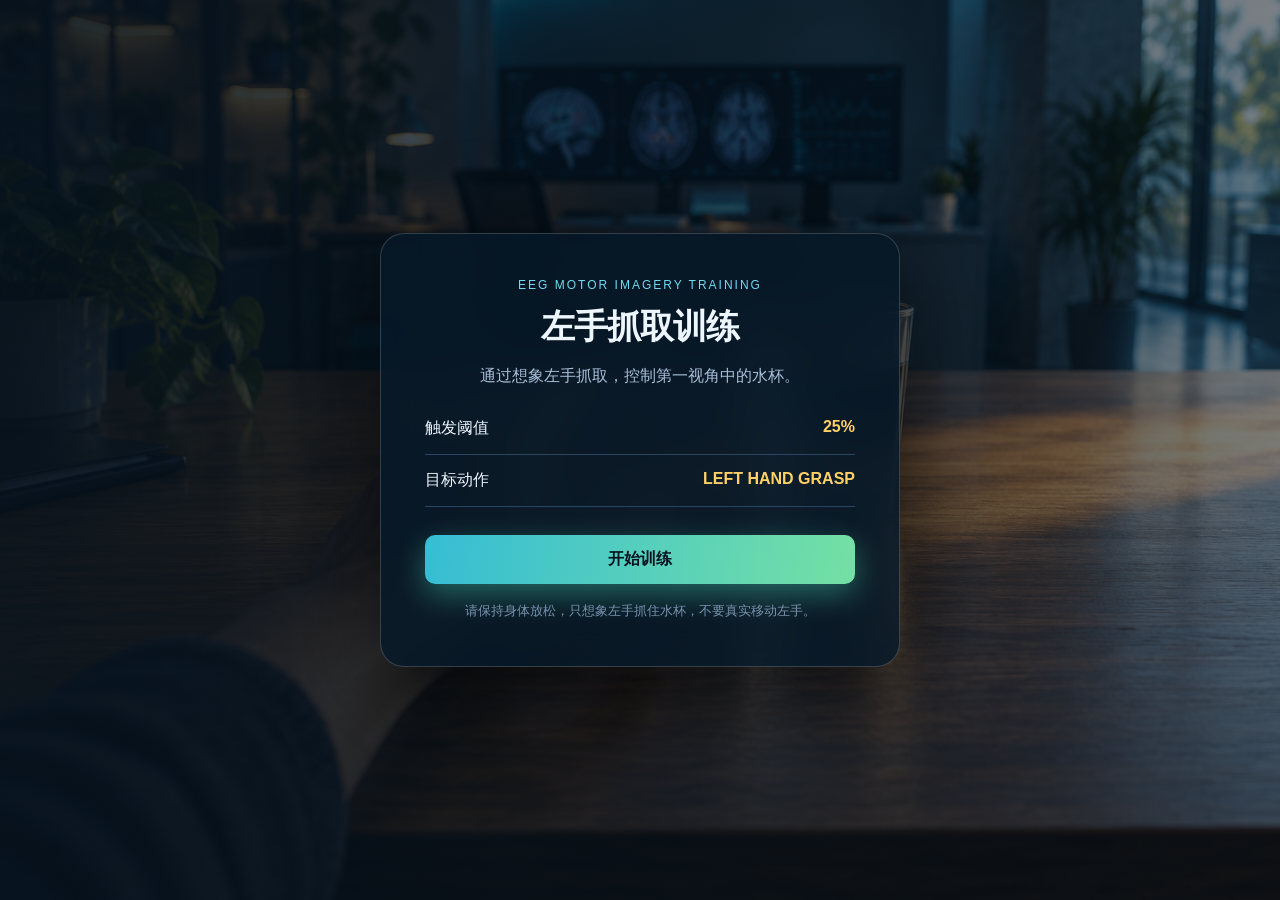
<file: frontend/index.html>
<!doctype html>
<html lang="zh-CN">
<head><meta charset="utf-8"><meta name="viewport" content="width=device-width,initial-scale=1"><title>Neuro Grip Lab</title><link rel="stylesheet" href="styles.css"><link rel="stylesheet" href="visual-overrides.css"><link rel="stylesheet" href="motion.css"></head>
<body>
<section id="welcome" class="welcome"><div class="welcome-card"><div class="eyebrow">EEG MOTOR IMAGERY TRAINING</div><h1>左手抓取训练</h1><p>通过想象左手抓取，控制第一视角中的水杯。</p><div class="rule"><span>触发阈值</span><strong>25%</strong></div><div class="rule"><span>目标动作</span><strong>LEFT HAND GRASP</strong></div><button id="startBtn" class="primary">开始训练</button><small>请保持身体放松，只想象左手抓住水杯，不要真实移动左手。</small></div></section>
<main id="app" class="app hidden"><header><div><div class="eyebrow">NEURO GRIP LAB · LEFT HAND</div><h1>左手抓取实验</h1></div><span id="mode" class="pill">CONNECTING</span></header>
<section class="layout"><aside class="panel left"><h3>系统状态</h3><div class="rows"><div>LSL <b id="lsl">未连接</b></div><div>模型 <b id="model">未加载</b></div><div>信号 <b id="quality">--</b></div><div>采样率 <b id="rate">--</b></div><div>当前状态 <b id="state">等待开始</b></div></div><div class="threshold-note">抓取判定阈值<br><strong>25%</strong></div></aside>
<section class="scene"><div class="scene-label">第一视角 · WATER CUP TASK</div><div class="table"></div><div class="cup" id="cup"><div class="cup-water"></div><div class="cup-body"></div><div class="cup-handle"></div></div><div class="hand" id="hand">✋</div><div class="scene-message" id="message">点击“开始训练”进入场景</div><div class="event-badge" id="eventBadge">等待后端确认抓取事件</div></section>
<aside class="panel right"><h3>鼠标控制</h3><p class="control-note">你也可以使用鼠标按钮直接控制场景。</p><button id="dropBtn" class="control">放下水杯</button><button id="endBtn" class="control danger">结束实验</button><div class="stats"><span>成功抓取次数</span><strong id="count">0</strong></div><h3>最近事件</h3><ol id="events"></ol></aside></section><footer>真实模式：OpenBCI GUI → LSL → Python；演示模式会标注 SIMULATED。</footer></main>
<section id="summary" class="welcome hidden"><div class="welcome-card"><div class="eyebrow">SESSION COMPLETE</div><h1>训练结束</h1><p>本次实验成功抓取水杯：</p><div class="final-count" id="finalCount">0</div><p>次</p><button id="againBtn" class="primary">再次训练</button></div></section>
<script src="app.js"></script></body></html>
</file>
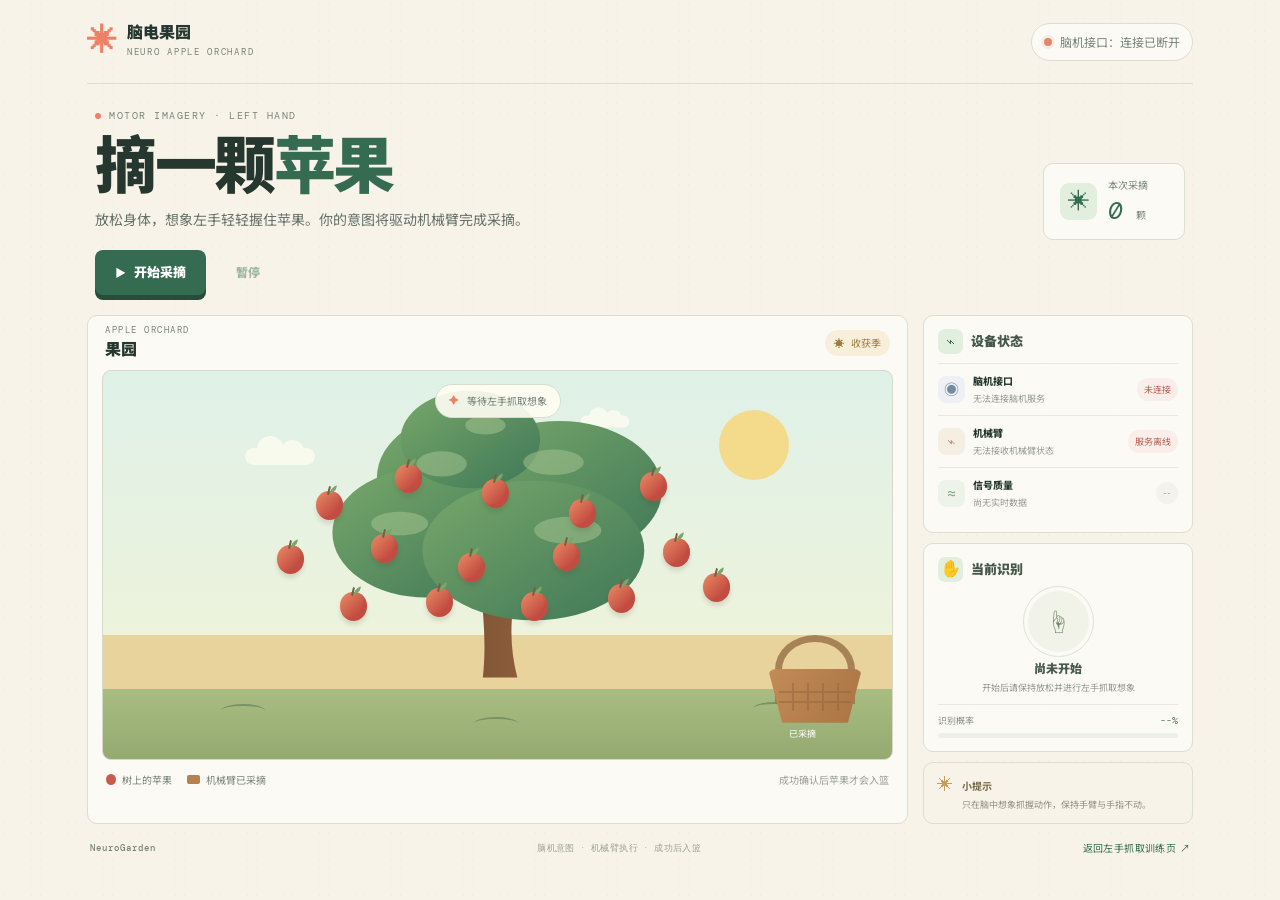
<file: frontend/grab-apple/index.html>
<!doctype html>
<html lang="zh-CN">
<head>
  <meta charset="utf-8">
  <meta name="viewport" content="width=device-width,initial-scale=1">
  <meta name="theme-color" content="#f5f3e8">
  <title>脑机接口 · 抓苹果</title>
  <link rel="preconnect" href="https://fonts.googleapis.com">
  <link rel="preconnect" href="https://fonts.gstatic.com" crossorigin>
  <link href="https://fonts.googleapis.com/css2?family=DM+Mono:wght@400;500&family=Nunito:wght@500;600;700;800;900&family=Noto+Sans+SC:wght@400;500;600;700;800&display=swap" rel="stylesheet">
  <link rel="stylesheet" href="style.css">
</head>
<body>
  <main class="page-shell">
    <header class="topbar">
      <a class="brand" href="/" aria-label="返回项目首页"><span class="brand-mark">✳</span><span>脑电果园<span class="brand-light">NEURO APPLE ORCHARD</span></span></a>
      <div class="top-status"><span class="live-dot" id="connectionDot"></span><span id="connectionText">正在连接脑机接口</span></div>
    </header>

    <section class="intro">
      <div class="intro-copy"><p class="eyebrow">MOTOR IMAGERY · LEFT HAND</p><h1>摘一颗<span>苹果</span></h1><p class="subtitle">放松身体，想象左手轻轻握住苹果。你的意图将驱动机械臂完成采摘。</p>
        <div class="actions"><button id="startBtn" class="start-button"><span class="button-icon">▶</span>开始采摘</button><button id="stopBtn" class="quiet-button" disabled>暂停</button></div>
      </div>
      <div class="session-chip"><span class="chip-leaf">✳</span><span><small>本次采摘</small><b><i id="pickedCount">0</i> <small>颗</small></b></span></div>
    </section>

    <section class="content-grid">
      <div class="orchard-card">
        <div class="orchard-heading"><div><p class="eyebrow">APPLE ORCHARD</p><h2>果园</h2></div><div class="season-label"><span>☀</span> 收获季</div></div>
        <div class="orchard" id="orchard" aria-label="苹果树，苹果会在机械臂成功采摘后移入果篮">
          <div class="sun"></div><div class="cloud cloud-one"></div><div class="cloud cloud-two"></div>
          <svg class="tree" viewBox="0 0 640 420" role="img" aria-label="一棵长满苹果的树">
            <defs><linearGradient id="trunk" x1="0" x2="1"><stop stop-color="#815536"/><stop offset="1" stop-color="#aa7245"/></linearGradient><linearGradient id="leaf" x1="0" y1="0" x2="1" y2="1"><stop stop-color="#79a86b"/><stop offset="1" stop-color="#3f7757"/></linearGradient></defs>
            <path d="M302 355c8-75-12-130-4-191 5-35 19-55 35-78 9-13 27-8 23 7-11 38-20 59-17 81 19-31 42-53 68-71 13-9 26 4 16 17-26 32-52 59-69 99 35-18 65-24 102-25 17 0 18 18 1 22-50 10-88 26-119 56-4 29-2 56 5 83z" fill="url(#trunk)"/>
            <g fill="url(#leaf)"><ellipse cx="292" cy="117" rx="116" ry="80"/><ellipse cx="393" cy="132" rx="122" ry="82"/><ellipse cx="235" cy="183" rx="112" ry="77"/><ellipse cx="362" cy="204" rx="132" ry="83"/><ellipse cx="287" cy="72" rx="83" ry="58"/></g>
            <g fill="#a9c792" opacity=".5"><ellipse cx="253" cy="101" rx="30" ry="15"/><ellipse cx="386" cy="99" rx="36" ry="15"/><ellipse cx="203" cy="172" rx="34" ry="14"/><ellipse cx="403" cy="180" rx="40" ry="16"/><ellipse cx="305" cy="55" rx="24" ry="11"/></g>
          </svg>
          <div id="appleLayer" class="apple-layer"></div>
          <div class="ground"><span></span><span></span><span></span></div>
          <div class="basket" id="basket"><div class="basket-handle"></div><div class="basket-body"></div><div class="basket-weave"></div><div class="basket-caption">已采摘</div><div id="basketApples" class="basket-apples"></div></div>
          <div id="feedback" class="feedback" aria-live="polite"><span class="feedback-icon">✦</span><span id="feedbackText">等待左手抓取想象</span></div>
        </div>
        <div class="orchard-legend"><span><i class="legend-apple"></i>树上的苹果</span><span><i class="legend-basket"></i>机械臂已采摘</span><span class="orchard-hint">成功确认后苹果才会入篮</span></div>
      </div>

      <aside class="side-column">
        <section class="panel status-panel"><div class="panel-title"><span class="panel-icon">⌁</span><h2>设备状态</h2></div>
          <div class="device-row"><span class="device-icon brain">◉</span><span class="device-label"><b>脑机接口</b><small id="bciDetail">等待服务连接</small></span><span id="bciState" class="state-pill waiting">连接中</span></div>
          <div class="device-row"><span class="device-icon arm">⌁</span><span class="device-label"><b>机械臂</b><small id="armDetail">等待动作反馈</small></span><span id="armState" class="state-pill waiting">待确认</span></div>
          <div class="device-row"><span class="device-icon signal">≈</span><span class="device-label"><b>信号质量</b><small id="signalDetail">尚无实时数据</small></span><span id="signalState" class="state-pill neutral">--</span></div>
        </section>
        <section class="panel intent-panel"><div class="panel-title"><span class="panel-icon intent-icon">✋</span><h2>当前识别</h2></div>
          <div id="intentDisplay" class="intent-display"><span class="intent-orbit"></span><span id="intentEmoji">☝</span></div><div id="intentState" class="intent-state">尚未开始</div><p id="intentHint" class="intent-hint">开始后请保持放松并进行左手抓取想象</p>
          <div class="probability"><div><span>识别概率</span><b id="probabilityText">--%</b></div><div class="probability-track"><span id="probabilityBar"></span></div></div>
        </section>
        <section class="panel tip-panel"><span class="tip-sparkle">✳</span><div><b>小提示</b><p>只在脑中想象抓握动作，保持手臂与手指不动。</p></div></section>
      </aside>
    </section>
    <footer><span>NeuroGarden</span><span>脑机意图 · 机械臂执行 · 成功后入篮</span><a href="/">返回左手抓取训练页 ↗</a></footer>
  </main>
  <script src="app.js"></script>
</body>
</html>
</file>
<file: frontend/styles.css>
:root{font-family:Segoe UI,Microsoft YaHei,sans-serif;color:#edf5ff;background:#07111f}*{box-sizing:border-box}body{margin:0;background:radial-gradient(circle at 50% 0,#18395d,#07111f 60%)}.hidden{display:none!important}.welcome{min-height:100vh;display:grid;place-items:center;padding:25px}.welcome-card{width:min(520px,100%);padding:44px;border:1px solid #2a5276;border-radius:24px;background:#10243bdd;box-shadow:0 20px 80px #0008;text-align:center}.eyebrow{color:#71d9f0;font-size:12px;letter-spacing:2px}h1{font-size:34px;margin:12px 0 16px}p{color:#a9bfd8}.rule{display:flex;justify-content:space-between;padding:15px 0;border-bottom:1px solid #2a4662}.rule strong{color:#ffd166}.primary,.control{width:100%;padding:14px;border:0;border-radius:10px;font-size:16px;cursor:pointer}.primary{margin:28px 0 16px;background:linear-gradient(100deg,#36bdd5,#75e0a4);color:#06131f;font-weight:700}.welcome small{display:block;color:#7892ae;line-height:1.6}.app{max-width:1500px;margin:auto;padding:25px 24px}header{display:flex;justify-content:space-between;align-items:center;margin-bottom:20px}header h1{margin:6px 0;font-size:30px}.pill{padding:8px 14px;border:1px solid #3c6a8b;border-radius:20px;color:#8be9fd}.layout{display:grid;grid-template-columns:250px minmax(420px,1fr) 250px;gap:18px;min-height:660px}.panel{background:#10243bdd;border:1px solid #274765;border-radius:18px;padding:20px}.panel h3{color:#8faac6;font-weight:500;margin:4px 0 18px}.big-prob{font-size:52px;font-weight:700;color:#ffd166;margin:5px 0 18px}.bar{height:14px;background:#07101a;border-radius:20px;overflow:hidden}.bar i{display:block;height:100%;width:0;background:linear-gradient(90deg,#43c8e6,#ffd166);transition:width .2s}.hint{font-size:12px;color:#7892ae;margin:10px 0 30px}.rows div{display:flex;justify-content:space-between;padding:12px 0;border-bottom:1px solid #25435d;font-size:13px}.rows b{color:#88e6f4}.control{margin-bottom:13px;background:#234463;color:#e9f5ff;border:1px solid #3a6381}.control:hover{background:#2d5a7e}.danger{background:#653b4c}.control-note{font-size:13px;line-height:1.5;margin-bottom:22px}.stats{margin:28px 0;padding:18px 0;border-top:1px solid #2b4a64;border-bottom:1px solid #2b4a64;display:flex;justify-content:space-between;align-items:center}.stats strong{font-size:34px;color:#ffd166}.right ol{padding-left:20px;font-size:12px;color:#b6cae0}.scene{position:relative;overflow:hidden;border:1px solid #315979;border-radius:18px;min-height:660px;background:linear-gradient(180deg,#78a5c1 0%,#c5d7d8 58%,#8e5b3d 59%,#51301f 100%);box-shadow:inset 0 0 100px #183c4c88}.scene:before{content:'';position:absolute;inset:0;background:linear-gradient(110deg,#fff3,#0000 30%,#0003);pointer-events:none}.scene-label{position:absolute;top:18px;left:20px;color:#153247;font-size:12px;letter-spacing:1px;font-weight:700}.table{position:absolute;left:-10%;right:-10%;bottom:16%;height:32%;background:linear-gradient(180deg,#b87b50,#623a27);transform:perspective(350px) rotateX(38deg);box-shadow:0 -10px 30px #38201588}.cup{position:absolute;left:50%;top:46%;width:125px;height:180px;transform:translate(-50%,-50%);transition:top .55s,transform .55s;filter:drop-shadow(10px 15px 7px #321c1488)}.cup.up{top:35%;transform:translate(-50%,-50%) rotate(-5deg)}.cup-body{position:absolute;left:16px;top:35px;width:92px;height:130px;border-radius:8px 8px 32px 32px;background:linear-gradient(90deg,#d9eaf0,#fff9,#9fc0ce);border:3px solid #7697a5}.cup-water{position:absolute;z-index:2;left:20px;top:28px;width:84px;height:17px;border-radius:50%;background:#5ca5c5;border:3px solid #7697a5}.cup-handle{position:absolute;right:0;top:65px;width:43px;height:62px;border:12px solid #abcbd5;border-left:0;border-radius:0 35px 35px 0}.hand{position:absolute;left:38%;bottom:11%;font-size:105px;transform:rotate(-20deg);transition:all .55s;filter:drop-shadow(5px 8px 5px #2b171088)}.hand.up{left:48%;bottom:26%;transform:rotate(-8deg) scale(.9)}.scene-message{position:absolute;bottom:5%;width:100%;text-align:center;color:#fff;font-size:18px;text-shadow:0 2px 5px #0008}.event-badge{position:absolute;top:54px;right:20px;padding:9px 12px;border-radius:16px;background:#122b3dcc;color:#b9d1e8;font-size:12px}.event-badge.active{background:#84581cdd;color:#fff2b0}.final-count{font-size:82px;color:#ffd166;font-weight:700;margin-top:20px}footer{color:#7892ae;margin-top:15px;font-size:12px}@media(max-width:950px){.layout{grid-template-columns:210px 1fr 210px}}@media(max-width:720px){.layout{grid-template-columns:1fr}.scene{min-height:560px}.panel{min-height:auto}}.threshold-note{margin-top:35px;padding:16px 0;border-top:1px solid #2b4a64;color:#7892ae;font-size:13px;line-height:1.8}.threshold-note strong{font-size:30px;color:#ffd166}
</file>
<file: frontend/visual-overrides.css>
:root{--cyan:#62e9ff;--mint:#83f0c1;--ink:#071421;--line:#ffffff26}.app{max-width:1580px;padding:30px 34px}.app header{padding:0 4px}.app header h1{font-size:34px;letter-spacing:-.5px}.layout{grid-template-columns:270px minmax(560px,1fr) 270px;gap:20px;min-height:700px}.panel{background:linear-gradient(145deg,#102d42e8,#0c1b2be8);backdrop-filter:blur(20px);border:1px solid var(--line);box-shadow:0 18px 60px #0005, inset 0 1px #ffffff12}.panel:before{content:'';display:block;width:34px;height:3px;background:var(--cyan);border-radius:5px;margin-bottom:25px;box-shadow:0 0 15px #62e9ff}.panel h3{font-size:12px;letter-spacing:2px;text-transform:uppercase}.rows div{border-bottom:1px solid #ffffff12}.rows b{color:var(--mint)}.threshold-note{border-color:#ffffff18}.scene{background-image:url('first-person-water-cup.png');background-size:cover;background-position:center;border:1px solid #ffffff35;box-shadow:0 22px 70px #0008,inset 0 0 120px #07142199;transition:background-size .8s ease,background-position .8s ease,box-shadow .5s}.scene:after{content:'';position:absolute;inset:0;background:radial-gradient(ellipse at center,transparent 38%,#0613218c 100%);pointer-events:none}.scene.grabbed{background-size:112%;background-position:53% 47%;box-shadow:0 22px 80px #0009,0 0 35px #ffd16644,inset 0 0 120px #07142166}.scene-label,.event-badge,.scene-message{z-index:3}.scene-label{padding:9px 13px;border:1px solid #ffffff40;border-radius:20px;background:#07142199;color:#d9f5ff;backdrop-filter:blur(8px)}.event-badge{background:#071421bb;border:1px solid #ffffff2e;box-shadow:0 8px 25px #0004}.event-badge.active{background:#8b611ddd;border-color:#ffd16699;box-shadow:0 0 22px #ffd16666}.scene-message{font-weight:600;letter-spacing:.3px}.table,.cup,.hand{display:none}.control{background:#173b57;border-color:#ffffff1f;box-shadow:0 8px 20px #0003}.control:hover{transform:translateY(-1px);box-shadow:0 10px 25px #0005}.danger{background:#713d54}.stats{border-color:#ffffff1d}.stats strong{color:#ffd166;text-shadow:0 0 18px #ffd16666}.welcome{background:linear-gradient(90deg,#06121de8,#06121d88),url('first-person-water-cup.png') center/cover}.welcome-card{background:#071827d9;border-color:#ffffff2c;backdrop-filter:blur(18px);box-shadow:0 25px 100px #000a}.welcome-card h1{letter-spacing:-1px}.primary{box-shadow:0 10px 30px #45dcb866}.final-count{text-shadow:0 0 30px #ffd16655}@media(max-width:1050px){.layout{grid-template-columns:230px minmax(400px,1fr) 230px}.app{padding:24px 18px}}@media(max-width:760px){.layout{grid-template-columns:1fr}.scene{min-height:560px}}
</file>
<file: frontend/motion.css>
.scene{background-image:linear-gradient(180deg,#07142135,#07142155),url('first-person-water-cup.png')}.scene>.cup,.scene>.hand{display:block;z-index:4}.scene>.cup{left:auto;right:19%;top:52%;transform:translate(0,-50%) scale(.82);transform-origin:center bottom}.scene>.cup.up{top:37%;transform:translate(0,-50%) scale(.82) rotate(-7deg)}.scene>.hand{left:12%;bottom:7%;font-size:118px;transform:rotate(-19deg) scale(.88);z-index:5}.scene>.hand.up{left:32%;bottom:23%;transform:rotate(-7deg) scale(.78)}.scene:not(.grabbed)>.cup{filter:drop-shadow(10px 15px 7px #321c1488)}.scene.grabbed>.cup{filter:drop-shadow(0 0 18px #ffd166aa) drop-shadow(10px 18px 8px #321c1488)}.scene.grabbed>.hand{filter:drop-shadow(0 0 18px #ffd16666) drop-shadow(5px 8px 5px #2b171088)}.scene>.cup,.scene>.hand{transition:top .65s cubic-bezier(.2,.8,.2,1),left .65s cubic-bezier(.2,.8,.2,1),bottom .65s cubic-bezier(.2,.8,.2,1),transform .65s cubic-bezier(.2,.8,.2,1),filter .4s}.scene.grabbed:after{background:radial-gradient(ellipse at 65% 40%,transparent 12%,#06132142 62%,#061321aa 100%)}@media(max-width:720px){.scene>.cup{right:12%}.scene>.hand{left:6%}}
</file>
<file: frontend/grab-apple/style.css>
:root {
  --paper: #f7f3e8;
  --ink: #25372f;
  --muted: #78847a;
  --green: #356b50;
  --green-light: #cfe6cb;
  --coral: #ee8065;
  --yellow: #f1c95f;
  --line: #dcded0;
  --white: #fffdf7;
  --mono: 'DM Mono', monospace;
  --sans: 'Nunito', 'Noto Sans SC', sans-serif;
}

* { box-sizing: border-box; }
body {
  min-height: 100vh;
  margin: 0;
  color: var(--ink);
  background: var(--paper);
  background-image: radial-gradient(#a9bba322 .7px, transparent .7px);
  background-size: 9px 9px;
  font-family: var(--sans);
}
button { font: inherit; color: inherit; cursor: pointer; }
.page-shell { max-width: 1190px; margin: auto; padding: 0 42px; }
.topbar { height: 84px; border-bottom: 1px solid var(--line); display: flex; align-items: center; justify-content: space-between; }
.brand { display: flex; align-items: center; gap: 10px; color: inherit; text-decoration: none; font-size: 16px; font-weight: 900; line-height: 1; }
.brand-mark { color: var(--coral); font-size: 30px; }
.brand-light { display: block; margin-top: 5px; color: var(--muted); font: 9px var(--mono); letter-spacing: 1.7px; }
.top-status { display: flex; align-items: center; gap: 8px; padding: 9px 12px; border: 1px solid var(--line); border-radius: 20px; background: #fff9; color: var(--muted); font-size: 12px; }
.live-dot { width: 8px; height: 8px; border-radius: 50%; display: inline-block; background: #d4a847; box-shadow: 0 0 0 3px #d4a84722; }
.live-dot.connected { background: #54a775; box-shadow: 0 0 0 3px #54a77522; }
.live-dot.error { background: #df866c; box-shadow: 0 0 0 3px #df866c22; }
.intro { min-height: 195px; display: flex; align-items: center; justify-content: space-between; padding: 25px 8px 20px; }
.eyebrow { margin: 0; display: flex; align-items: center; gap: 8px; color: var(--muted); font: 10px var(--mono); letter-spacing: 1.5px; }
.intro .eyebrow::before { width: 6px; height: 6px; border-radius: 50%; background: var(--coral); content: ''; }
.intro h1 { margin: 15px 0 10px; font-size: clamp(42px, 5.2vw, 62px); font-weight: 900; letter-spacing: -2.5px; line-height: 1; }
.intro h1 span { color: var(--green); }
.subtitle { max-width: 620px; margin: 0; color: #647169; font-size: 14px; line-height: 1.7; }
.actions { display: flex; align-items: center; gap: 22px; margin-top: 17px; }
.start-button { min-height: 45px; padding: 0 20px; border: 0; border-radius: 8px; background: var(--green); color: #fff; box-shadow: 0 5px 0 #254d39; font-size: 13px; font-weight: 900; transition: transform .16s, box-shadow .16s; }
.start-button:hover { transform: translateY(2px); box-shadow: 0 3px 0 #254d39; }
.start-button:disabled { cursor: default; opacity: .8; transform: none; }
.button-icon { margin-right: 8px; font-size: 11px; }
.quiet-button { padding: 8px; border: 0; background: none; color: var(--green); font-size: 12px; font-weight: 800; }
.quiet-button:disabled { cursor: default; opacity: .45; }
.session-chip { min-width: 142px; padding: 13px 16px; display: flex; align-items: center; gap: 11px; border: 1px solid var(--line); border-radius: 10px; background: #fff9; }
.chip-leaf { width: 37px; height: 37px; display: grid; place-items: center; border-radius: 9px; background: #e2efdf; color: var(--green); font-size: 22px; }
.session-chip span:last-child { display: flex; flex-direction: column; gap: 2px; }
.session-chip small { color: var(--muted); font-size: 10px; }
.session-chip b { color: var(--green); font: 24px var(--mono); }
.session-chip b small { font: 10px var(--sans); }
.content-grid { display: grid; grid-template-columns: minmax(0, 1fr) 270px; gap: 15px; align-items: stretch; }
.orchard-card, .panel { border: 1px solid var(--line); border-radius: 10px; background: #fff9; }
.orchard-card { padding: 14px; }
.orchard-heading { height: 33px; display: flex; align-items: center; justify-content: space-between; padding: 0 3px 7px; }
.orchard-heading .eyebrow { font-size: 9px; }
.orchard-heading h2 { margin: 0; font-size: 16px; font-weight: 900; }
.season-label { padding: 5px 9px; border-radius: 14px; background: #f7efd9; color: #9b7d42; font-size: 10px; }
.season-label span { margin-right: 4px; }
.orchard { height: min(49vh, 390px); min-height: 300px; position: relative; overflow: hidden; margin-top: 7px; border: 1px solid #d4d9c9; border-radius: 9px; background: linear-gradient(#dff1e8 0%, #edf3dc 68%, #e8d39c 68%, #e8d39c 100%); }
.sun { position: absolute; top: 10%; right: 13%; width: 70px; height: 70px; border-radius: 50%; background: #f7d982; opacity: .9; }
.cloud { position: absolute; top: 20%; width: 70px; height: 17px; border-radius: 20px; background: #fffdf2; opacity: .75; }
.cloud::before, .cloud::after { position: absolute; border-radius: 50%; background: inherit; content: ''; }
.cloud::before { top: -12px; left: 12px; width: 27px; height: 27px; }
.cloud::after { top: -8px; left: 36px; width: 23px; height: 23px; }
.cloud-one { left: 18%; }
.cloud-two { top: 11%; right: 32%; transform: scale(.7); }
.tree { position: absolute; z-index: 1; bottom: 7%; left: 50%; width: min(82%, 590px); height: 91%; transform: translateX(-50%); }
.apple-layer { position: absolute; z-index: 3; inset: 0; }
.apple { position: absolute; width: 27px; height: 29px; border-radius: 48% 48% 51% 51%; background: linear-gradient(135deg, #e88c65, #c54f43 68%); box-shadow: inset -4px -4px 0 #a63f3b23, 0 4px 4px #593a2d25; transition: transform .65s cubic-bezier(.2,.8,.2,1), opacity .45s; }
.apple::before { position: absolute; top: -5px; left: 12px; width: 2px; height: 9px; border-radius: 2px; background: #756044; transform: rotate(14deg); content: ''; }
.apple::after { position: absolute; top: -4px; left: 13px; width: 9px; height: 5px; border-radius: 100% 0 100% 0; background: #7da46a; transform: rotate(-25deg); content: ''; }
.apple.picked { opacity: 0; transform: translate(var(--dx), var(--dy)) scale(.42) rotate(100deg); }
.ground { position: absolute; z-index: 2; right: 0; bottom: 0; left: 0; height: 18%; background: linear-gradient(#a9bd83, #95aa70); }
.ground span { position: absolute; top: 15px; width: 44px; height: 13px; border: 2px solid #789266; border-width: 2px 0 0; border-radius: 50%; }
.ground span:nth-child(1) { left: 15%; }.ground span:nth-child(2) { top: 28px; left: 47%; }.ground span:nth-child(3) { top: 13px; right: 12%; }
.basket { position: absolute; z-index: 5; right: 23px; bottom: 24px; width: 108px; height: 104px; }
.basket-handle { position: absolute; top: 4px; left: 14px; width: 80px; height: 69px; border: 7px solid #9c754c; border-bottom: 0; border-radius: 50% 50% 0 0; opacity: .85; }
.basket-body { position: absolute; top: 38px; left: 7px; width: 94px; height: 54px; border-radius: 8px 8px 18px 18px; background: linear-gradient(120deg, #c28b57, #a97343); clip-path: polygon(0 0, 100% 0, 85% 100%, 15% 100%); }
.basket-weave { position: absolute; top: 52px; left: 18px; width: 72px; height: 28px; background: repeating-linear-gradient(0deg, transparent 0 8px, #8d633d 8px 10px), repeating-linear-gradient(90deg, transparent 0 13px, #8d633d 13px 15px); opacity: .45; }
.basket-caption { position: absolute; bottom: -5px; left: 28px; color: #fff; font-size: 9px; }
.basket-apples { position: absolute; top: 28px; left: 14px; width: 80px; height: 28px; display: flex; align-items: end; justify-content: center; }
.basket-apples .mini-apple { position: relative; width: 19px; height: 19px; margin-left: -5px; border: 1px solid #b64639; border-radius: 50%; background: #cd5b4a; box-shadow: inset -2px -2px #98392d33; animation: pop .25s ease-out; }
.basket-apples .mini-apple::before { position: absolute; top: -4px; left: 8px; width: 2px; height: 5px; background: #786043; content: ''; }
.feedback { position: absolute; z-index: 8; top: 13px; left: 50%; max-width: calc(100% - 24px); padding: 8px 13px; display: flex; align-items: center; gap: 8px; overflow: hidden; border: 1px solid #d8ddcd; border-radius: 20px; background: #fffdf2e8; color: #728078; font-size: 10px; text-overflow: ellipsis; white-space: nowrap; transform: translateX(-50%); }
.feedback.active { color: #946334; background: #fff7e4; }.feedback.error { color: #aa4f45; background: #fff0ed; }
.feedback-icon { color: var(--coral); }
.orchard-legend { display: flex; flex-wrap: wrap; align-items: center; gap: 15px; padding: 12px 4px 1px; color: var(--muted); font-size: 10px; }
.orchard-legend > span { display: flex; align-items: center; gap: 6px; }
.legend-apple { width: 10px; height: 11px; border-radius: 50%; background: #ca5a4a; }.legend-basket { width: 13px; height: 9px; border-radius: 2px; background: #b6814d; }
.orchard-hint { margin-left: auto; color: #9ba198; }
.side-column { display: flex; flex-direction: column; gap: 10px; }
.panel { padding: 13px 14px; }
.panel-title { display: flex; align-items: center; gap: 8px; margin-bottom: 9px; }
.panel-title h2 { margin: 0; color: #465749; font-size: 13px; font-weight: 900; }
.panel-icon { width: 25px; height: 25px; display: grid; place-items: center; border-radius: 7px; background: #e2efdf; color: var(--green); font-size: 16px; }
.device-row { min-height: 52px; display: flex; align-items: center; gap: 8px; border-top: 1px solid #e8e9df; }
.device-icon { width: 27px; height: 27px; display: grid; place-items: center; border-radius: 8px; font-size: 15px; }
.device-icon.brain { color: #7589a0; background: #eef0f5; }.device-icon.arm { color: #ab8056; background: #f5eee3; }.device-icon.signal { color: #72946a; background: #edf3e9; }
.device-label { min-width: 0; display: flex; flex: 1; flex-direction: column; gap: 3px; }
.device-label b { font-size: 10px; font-weight: 800; }.device-label small { overflow: hidden; color: #969b8f; font-size: 9px; text-overflow: ellipsis; white-space: nowrap; }
.state-pill { flex: none; padding: 5px 7px; border-radius: 12px; background: #f2f1eb; color: #8c9186; font-size: 9px; }
.state-pill.ok { color: #598058; background: #edf4e9; }.state-pill.bad { color: #b65f52; background: #faeeea; }.state-pill.waiting { color: #9b865f; background: #f7f1e4; }.state-pill.neutral { color: #888f84; background: #f3f2ec; }
.intent-panel { text-align: center; }
.intent-panel .panel-title { text-align: left; }
.intent-display { position: relative; width: 61px; height: 61px; margin: 4px auto 7px; display: grid; place-items: center; border-radius: 50%; background: #f1f3e9; color: #748967; font-size: 24px; }
.intent-display.active { background: #f9ebdc; color: #bc7549; }
.intent-orbit { position: absolute; inset: -5px; border: 1px solid #dce5d3; border-radius: 50%; }.intent-display.active .intent-orbit { border-color: #e8b68c; animation: pulse 1.5s infinite; }
.intent-state { color: #495b4a; font-size: 12px; font-weight: 900; }.intent-hint { margin: 4px 0 10px; color: #92978b; font-size: 9px; }
.probability { padding-top: 9px; border-top: 1px solid #e8e9df; text-align: left; }.probability > div:first-child { display: flex; justify-content: space-between; margin-bottom: 6px; color: #8a9084; font-size: 9px; }.probability b { color: #617c5e; font: 10px var(--mono); }
.probability-track { height: 5px; overflow: hidden; border-radius: 5px; background: #edf0e8; }.probability-track span { display: block; width: 0; height: 100%; border-radius: 5px; background: #8eae76; transition: width .25s; }
.tip-panel { display: flex; gap: 9px; align-items: flex-start; padding: 11px 13px; background: #f7f3e8; }.tip-sparkle { color: #c69d5e; font-size: 16px; }.tip-panel b { color: #786945; font-size: 10px; }.tip-panel p { margin: 3px 0 0; color: #939082; font-size: 9px; line-height: 1.5; }
footer { min-height: 48px; display: flex; align-items: center; justify-content: space-between; padding: 10px 3px; color: #9ba198; font: 9px var(--mono); letter-spacing: .4px; }
footer span:first-child { color: #78847a; letter-spacing: 1px; font-weight: 500; }footer a { color: var(--green); font: 10px var(--sans); text-decoration: none; }
.hidden { display: none !important; }
@keyframes pulse { 50% { transform: scale(1.12); opacity: .6; } }
@keyframes pop { from { transform: scale(.2); opacity: 0; } to { transform: scale(1); opacity: 1; } }
@media (max-width: 760px) {
  .page-shell { padding: 0 19px; }.topbar { height: 69px; }.brand { font-size: 14px; }.brand-mark { font-size: 25px; }.top-status { padding: 7px 9px; font-size: 10px; }
  .intro { min-height: auto; padding: 34px 4px 22px; align-items: flex-start; gap: 12px; }.intro h1 { margin: 13px 0 9px; font-size: 43px; }.subtitle { max-width: 480px; font-size: 12px; }.actions { margin-top: 14px; }
  .session-chip { min-width: 108px; padding: 9px; gap: 7px; }.chip-leaf { width: 30px; height: 30px; font-size: 18px; }.session-chip b { font-size: 19px; }
  .content-grid { grid-template-columns: 1fr; }.orchard { height: min(46vh, 390px); min-height: 280px; }.tree { width: min(92%, 590px); }.side-column { display: grid; grid-template-columns: 1fr 1fr; }.status-panel { grid-row: span 2; }.tip-panel { grid-column: 1 / -1; }
  footer { flex-wrap: wrap; gap: 7px; }footer span:nth-child(2) { order: 3; width: 100%; }
}
@media (max-width: 480px) {
  .page-shell { padding: 0 13px; }.intro { gap: 7px; }.intro h1 { font-size: 37px; }.subtitle { font-size: 11px; }.session-chip { min-width: auto; }.session-chip span:last-child > small { font-size: 9px; }
  .orchard-card { padding: 9px; }.orchard { min-height: 260px; }.tree { width: 110%; }.apple { width: 23px; height: 25px; }.basket { right: 6px; bottom: 16px; transform: scale(.78); transform-origin: bottom right; }
  .orchard-legend { gap: 8px; font-size: 9px; }.orchard-hint { width: 100%; margin: 0; }.side-column { display: flex; }.device-row { min-height: 49px; }
}
</file>
